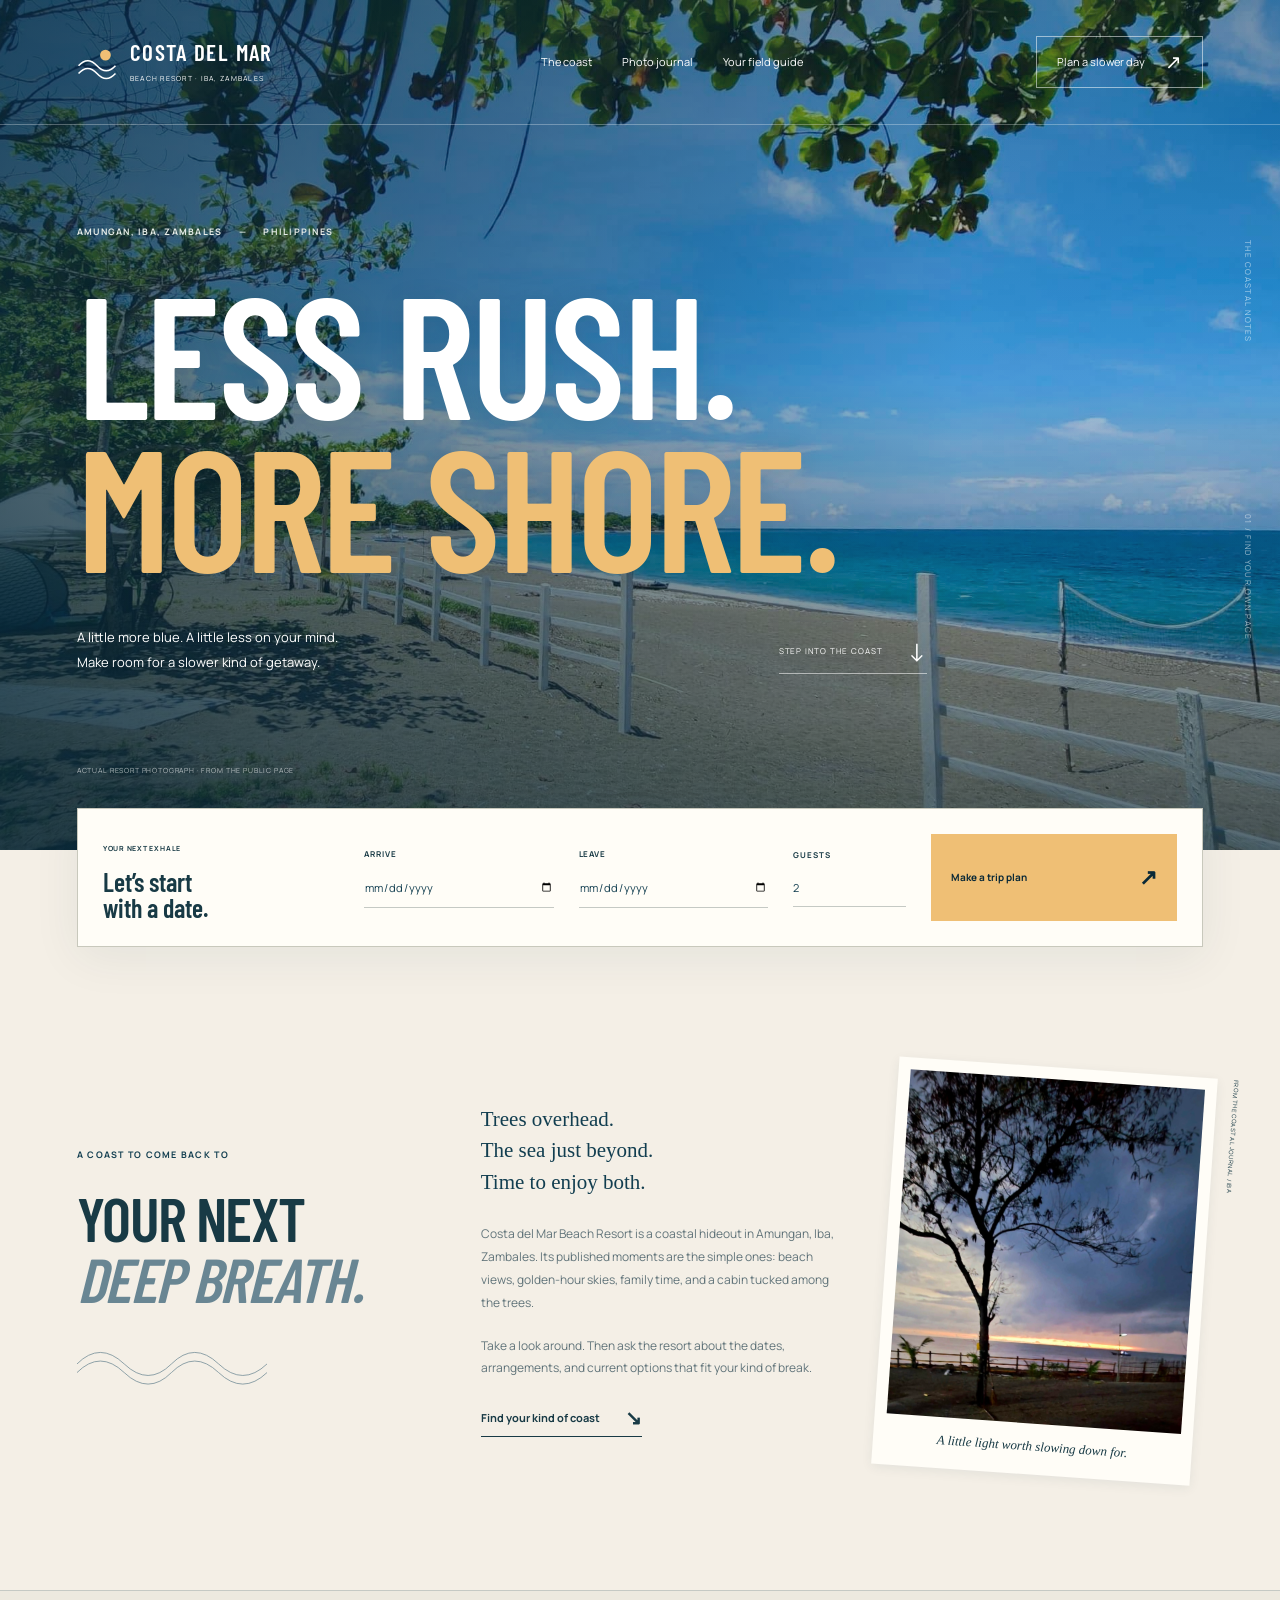
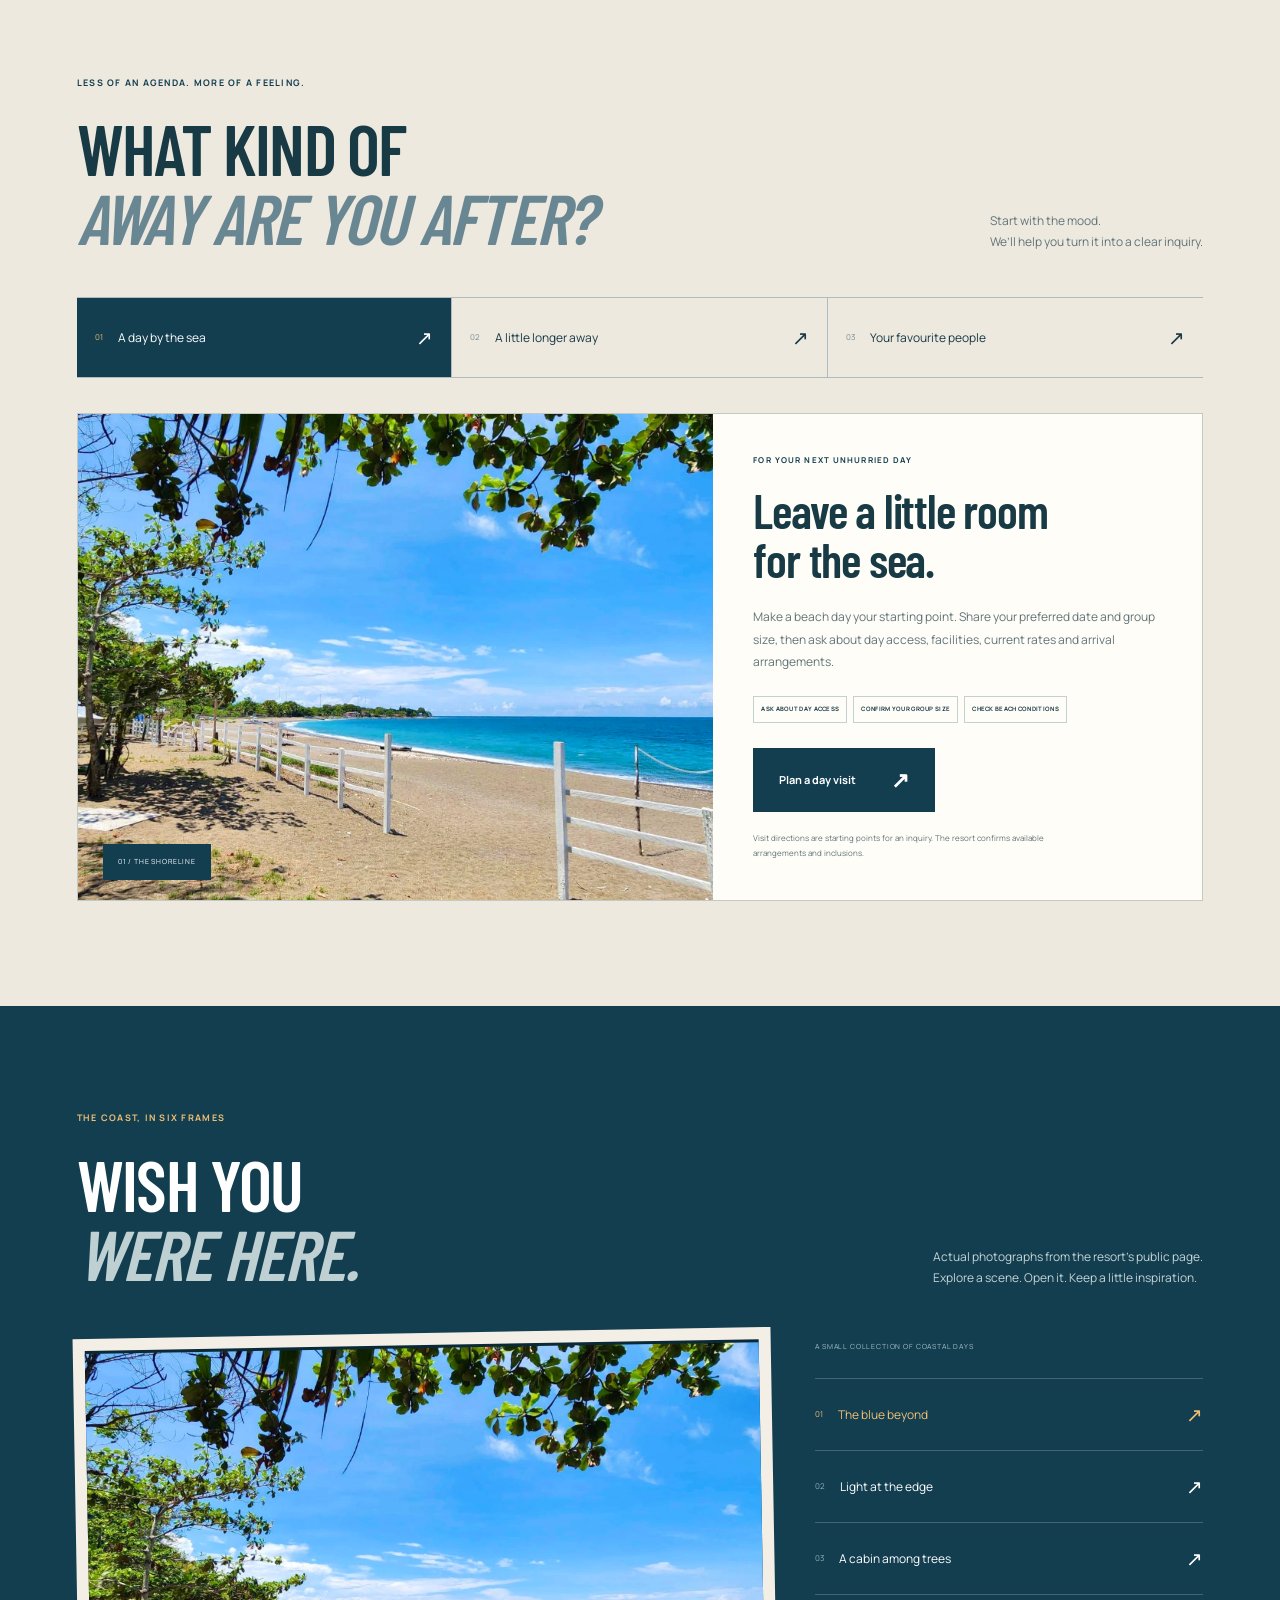
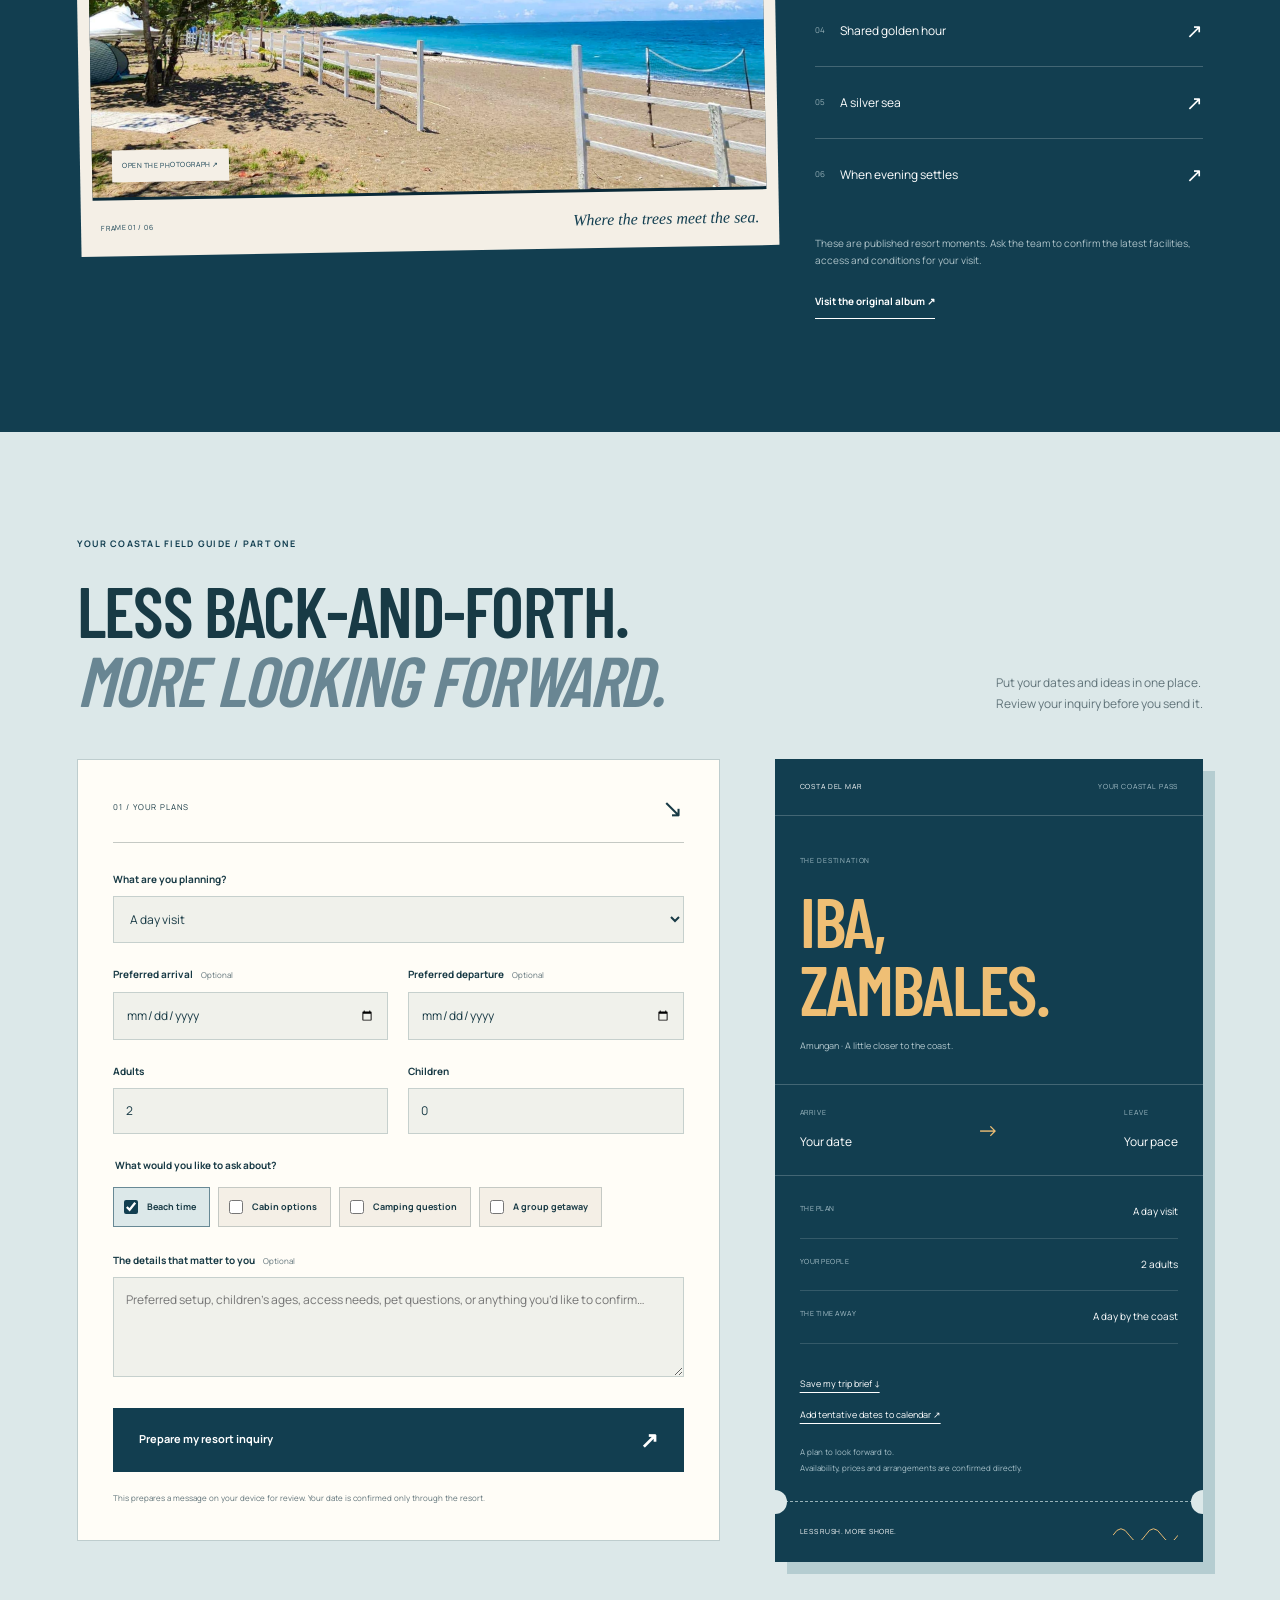
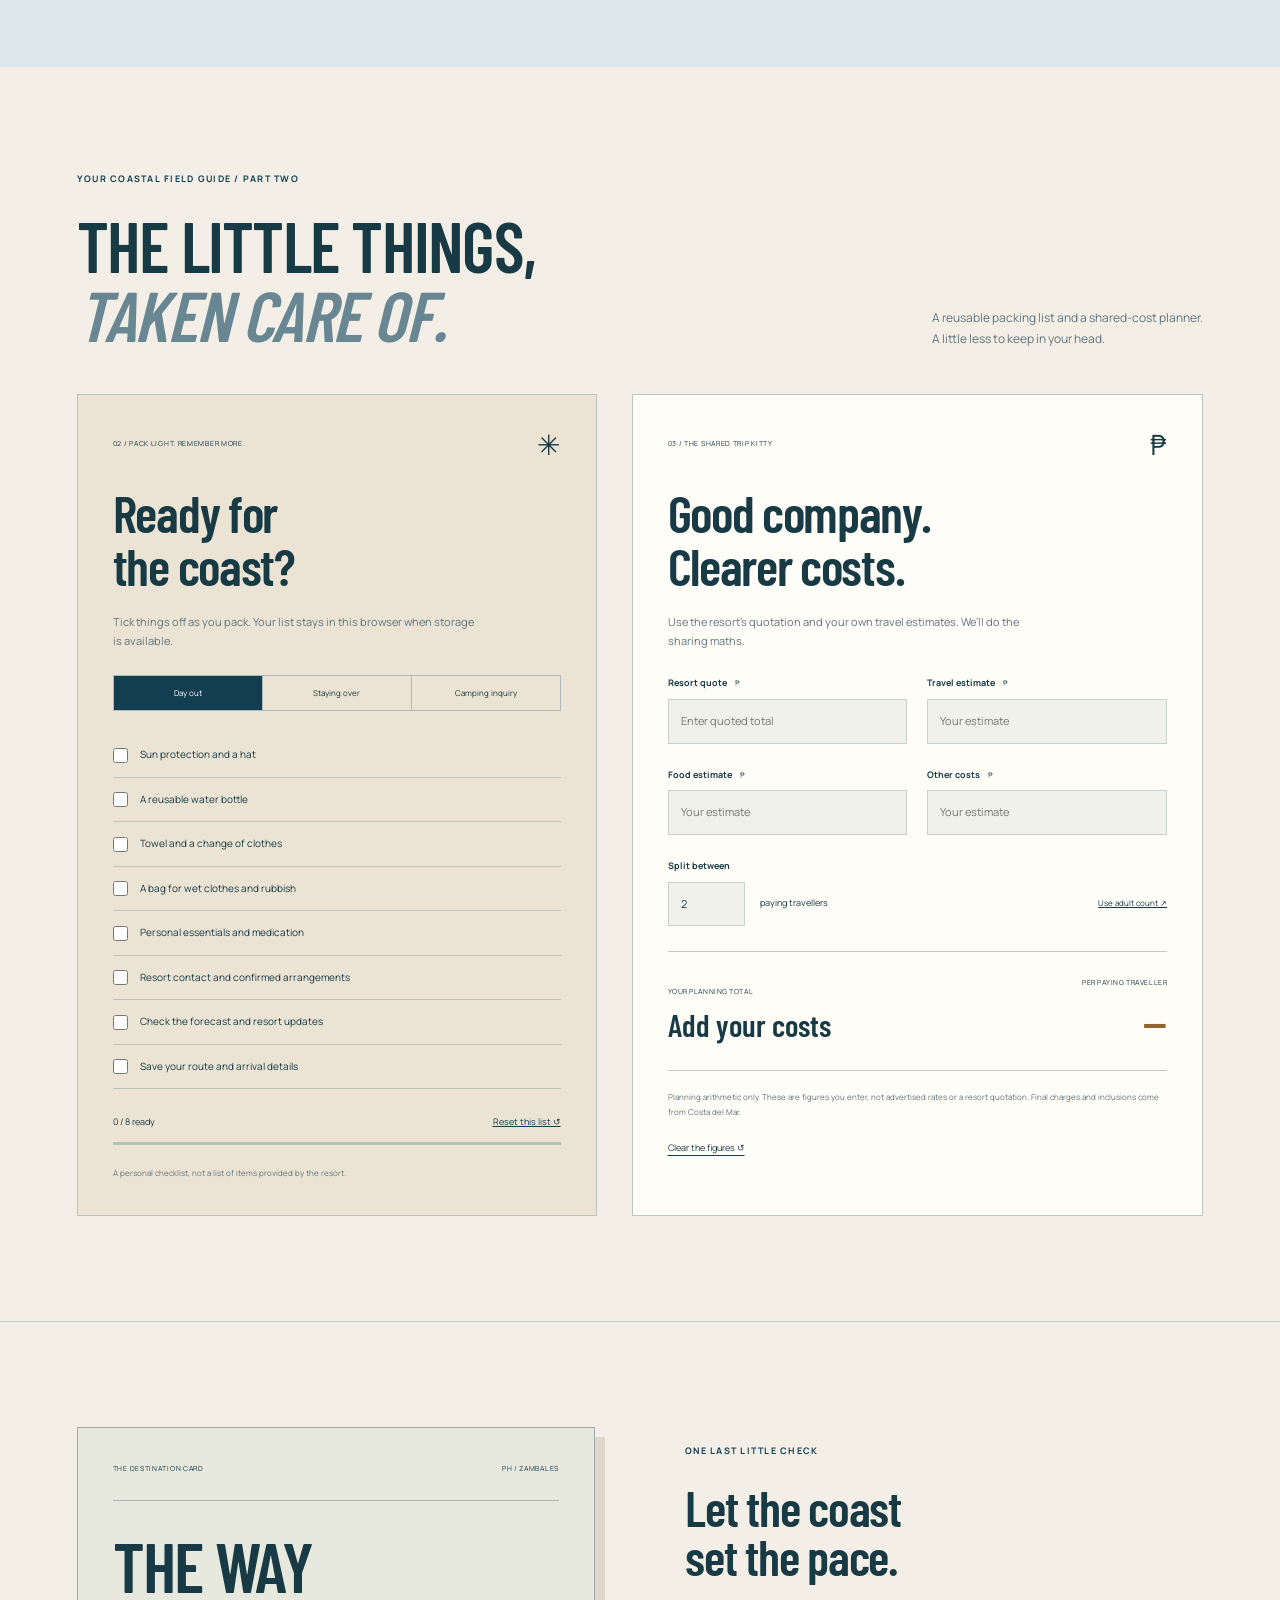
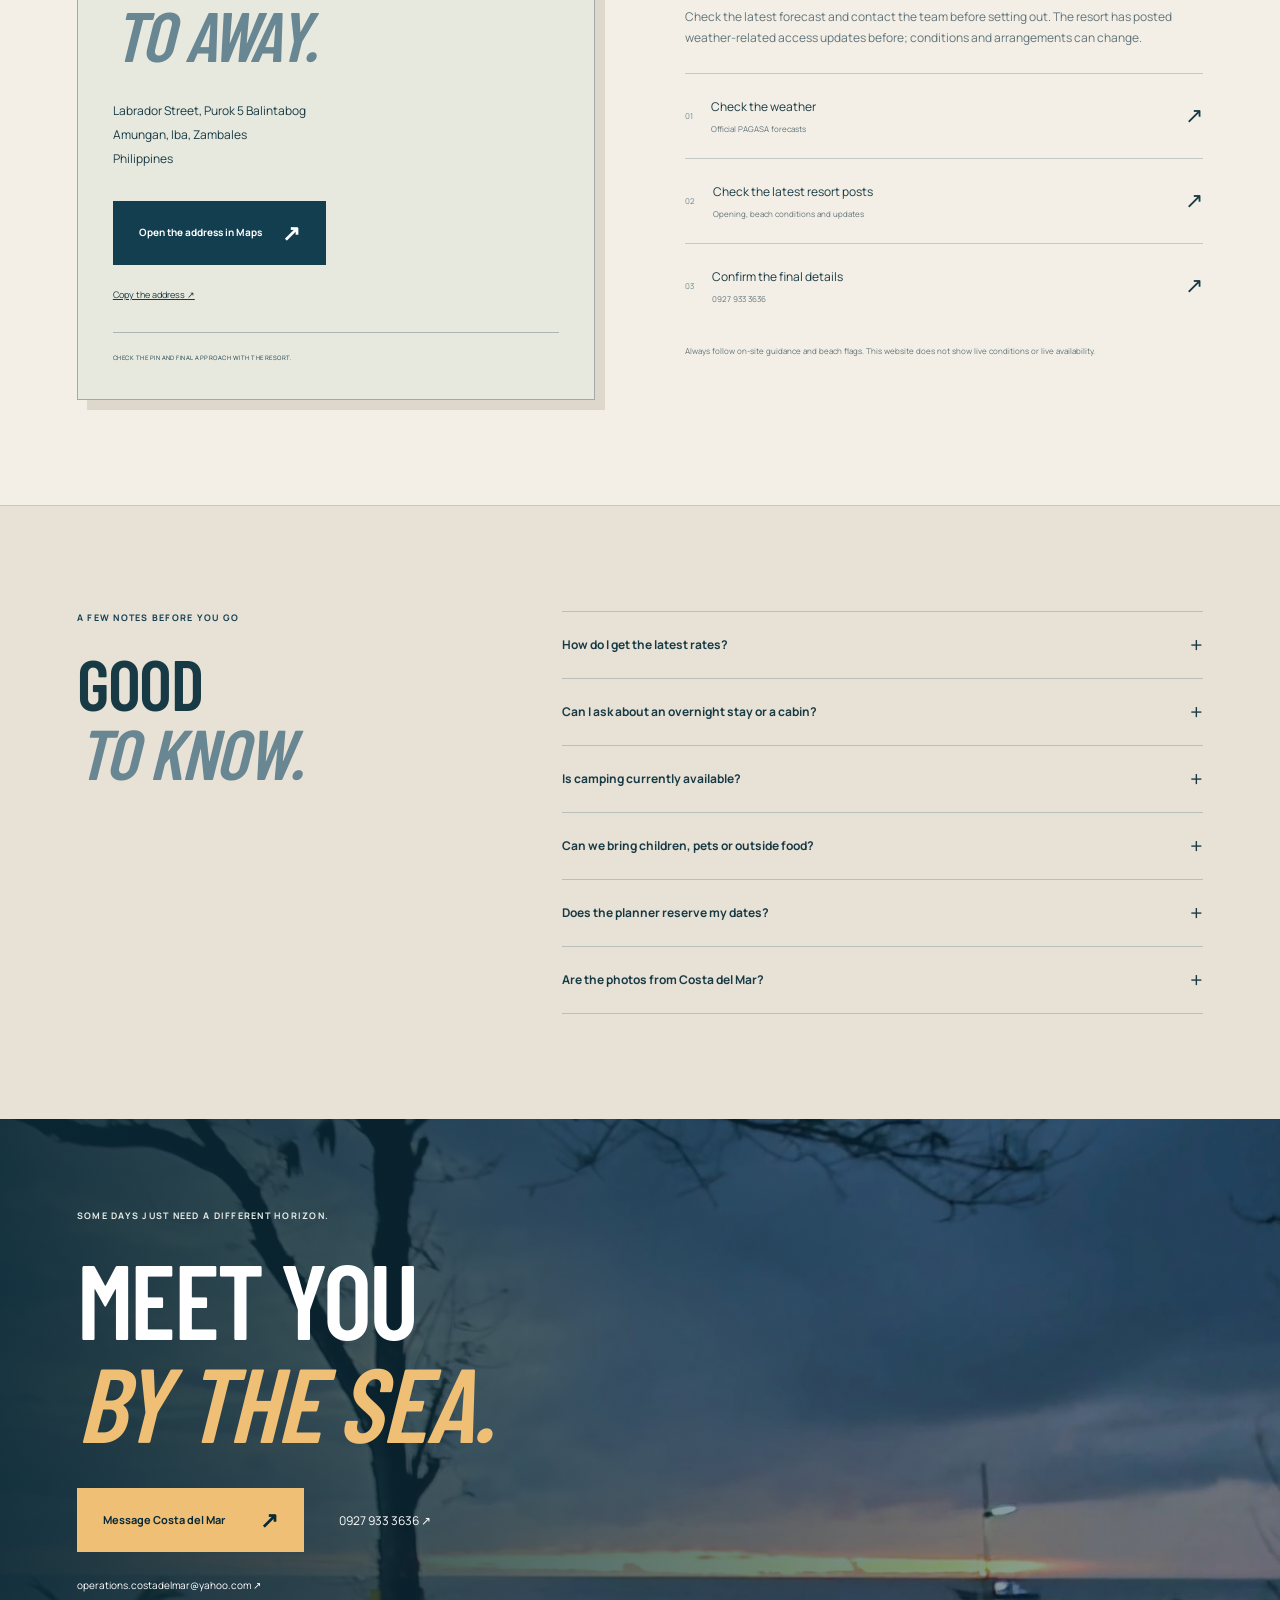
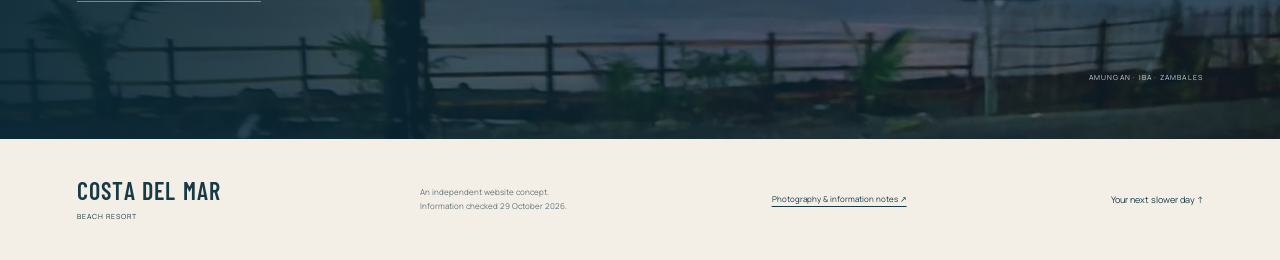
<file: index.html>
<!doctype html><html lang="en"><head><meta charset="utf-8"><meta name="viewport" content="width=device-width,initial-scale=1"><meta name="theme-color" content="#123e50"><meta name="description" content="Find your slower days at Costa del Mar Beach Resort in Amungan, Iba, Zambales. Explore real resort photos, plan your visit, prepare a packing list and ask the team about current rates."><title>Costa del Mar — Less rush. More shore.</title><link rel="icon" href="assets/icon.svg"><link rel="stylesheet" href="assets/fonts.css"><link rel="stylesheet" href="styles.css"><script defer src="app.js"></script></head><body><a class="skip" href="#main">Skip to content</a><header id="header"><a href="#home" class="brand" aria-label="Costa del Mar home"><svg viewBox="0 0 52 38" aria-hidden="true"><circle cx="37" cy="10" r="7"/><path d="M2 24q12-13 24 0t24 0M2 34q12-13 24 0t24 0"/></svg><span>COSTA DEL MAR<small>BEACH RESORT · IBA, ZAMBALES</small></span></a><nav aria-label="Main navigation"><a href="#coast">The coast</a><a href="#journal">Photo journal</a><a href="#field-guide">Your field guide</a></nav><a href="#plan" class="header-cta">Plan a slower day <span>↗</span></a><button id="menu" aria-label="Open navigation" aria-expanded="false" aria-controls="mobile-nav">Menu <span>☰</span></button></header><nav id="mobile-nav" hidden aria-label="Mobile navigation"><a href="#coast">Meet the coast</a><a href="#journal">Open the photo journal</a><a href="#plan">Plan your visit</a><a href="#contact">Contact the resort</a></nav>
<main id="main"><section class="hero" id="home"><img src="assets/coastal-cover.jpg" alt="Costa del Mar’s published cover photograph showing its tree-lined beachfront in Iba" fetchpriority="high" class="hero-photo"><div class="hero-shade"></div><div class="hero-body"><p class="eyebrow light">AMUNGAN, IBA, ZAMBALES <span>—</span> PHILIPPINES</p><h1>LESS RUSH.<br><span>MORE SHORE.</span></h1><div class="hero-bottom"><p>A little more blue. A little less on your mind.<br>Make room for a slower kind of getaway.</p><a href="#coast" class="explore">STEP INTO THE COAST <span>↓</span></a></div></div><div class="hero-note"><span>THE COASTAL NOTES</span><span>01 / FIND YOUR OWN PACE</span></div><div class="photo-credit">ACTUAL RESORT PHOTOGRAPH · FROM THE PUBLIC PAGE</div></section>
<section class="arrival-strip" aria-label="Start your visit plan"><div class="arrival-label"><span>YOUR NEXT EXHALE</span><strong>Let’s start<br>with a date.</strong></div><div><label for="quick-arrive">ARRIVE</label><input id="quick-arrive" type="date" aria-label="Preferred arrival date"></div><div><label for="quick-leave">LEAVE</label><input id="quick-leave" type="date" aria-label="Preferred departure date"></div><div class="quick-guests"><label for="quick-guests">GUESTS</label><input id="quick-guests" type="number" min="1" max="1000" value="2"></div><button id="start-plan" class="button sand">Make a trip plan <span>↗</span></button></section>
<section class="intro section" id="coast"><div class="intro-heading"><p class="eyebrow">A COAST TO COME BACK TO</p><h2>YOUR NEXT<br><em>DEEP BREATH.</em></h2><svg class="wave-drawing" viewBox="0 0 330 55" aria-hidden="true"><path d="M0 30Q40-10 82 30T164 30T246 30T330 30M0 45Q40 5 82 45T164 45T246 45T330 45"/></svg></div><div class="intro-copy"><p class="large-copy">Trees overhead.<br>The sea just beyond.<br>Time to enjoy both.</p><p>Costa del Mar Beach Resort is a coastal hideout in Amungan, Iba, Zambales. Its published moments are the simple ones: beach views, golden-hour skies, family time, and a cabin tucked among the trees.</p><p>Take a look around. Then ask the resort about the dates, arrangements, and current options that fit your kind of break.</p><a href="#ways" class="text-link">Find your kind of coast <span>↘</span></a></div><div class="intro-photo"><img src="assets/sunset-shore.jpg" alt="Tree silhouette and golden horizon in a sunset photograph published by the resort" loading="lazy"><span class="paper-label">A little light worth slowing down for.</span><span class="vertical-label">FROM THE COASTAL JOURNAL / IBA</span></div></section>
<section class="ways section" id="ways"><div class="section-heading"><div><p class="eyebrow">LESS OF AN AGENDA. MORE OF A FEELING.</p><h2>WHAT KIND OF<br><em>AWAY ARE YOU AFTER?</em></h2></div><p>Start with the mood.<br>We’ll help you turn it into a clear inquiry.</p></div><div class="ways-tabs" role="group" aria-label="Choose a visit direction"><button data-way="day" aria-pressed="true" class="active"><span>01</span> A day by the sea <b>↗</b></button><button data-way="overnight" aria-pressed="false"><span>02</span> A little longer away <b>↗</b></button><button data-way="group" aria-pressed="false"><span>03</span> Your favourite people <b>↗</b></button></div><div class="way-scene"><div class="way-photo"><img id="way-image" src="assets/coastal-cover.jpg" alt="Tree-lined beachfront from Costa del Mar’s published photographs" loading="lazy"><span id="way-photo-note">01 / THE SHORELINE</span></div><div class="way-copy"><p class="eyebrow" id="way-kicker">FOR YOUR NEXT UNHURRIED DAY</p><h3 id="way-title">Leave a little room<br>for the sea.</h3><p id="way-description">Make a beach day your starting point. Share your preferred date and group size, then ask about day access, facilities, current rates and arrival arrangements.</p><div class="way-prompts" id="way-prompts"><span>ASK ABOUT DAY ACCESS</span><span>CONFIRM YOUR GROUP SIZE</span><span>CHECK BEACH CONDITIONS</span></div><button id="choose-way" class="button navy">Plan a day visit <span>↗</span></button><small>Visit directions are starting points for an inquiry. The resort confirms available arrangements and inclusions.</small></div></div></section>
<section class="journal section" id="journal"><div class="section-heading"><div><p class="eyebrow">THE COAST, IN SIX FRAMES</p><h2>WISH YOU<br><em>WERE HERE.</em></h2></div><p>Actual photographs from the resort’s public page.<br>Explore a scene. Open it. Keep a little inspiration.</p></div><div class="journal-layout"><div class="journal-frame"><button id="open-scene" aria-label="Open selected journal photograph"><img id="journal-image" src="assets/coastal-cover.jpg" alt="Published beachfront view with shade trees, fence and blue sea" loading="lazy"><span>OPEN THE PHOTOGRAPH ↗</span></button><div class="frame-caption"><span id="journal-number">FRAME 01 / 06</span><span id="journal-caption">Where the trees meet the sea.</span></div></div><aside class="journal-index"><span class="index-label">A SMALL COLLECTION OF COASTAL DAYS</span><button data-scene="0" class="active" aria-pressed="true"><span>01</span> The blue beyond <b>↗</b></button><button data-scene="1" aria-pressed="false"><span>02</span> Light at the edge <b>↗</b></button><button data-scene="2" aria-pressed="false"><span>03</span> A cabin among trees <b>↗</b></button><button data-scene="3" aria-pressed="false"><span>04</span> Shared golden hour <b>↗</b></button><button data-scene="4" aria-pressed="false"><span>05</span> A silver sea <b>↗</b></button><button data-scene="5" aria-pressed="false"><span>06</span> When evening settles <b>↗</b></button><p>These are published resort moments. Ask the team to confirm the latest facilities, access and conditions for your visit.</p><a href="https://www.facebook.com/profile.php?id=100092847786886&sk=photos" target="_blank" rel="noopener" class="text-link">Visit the original album ↗</a></aside></div></section>
<section class="plan section" id="plan"><div class="section-heading"><div><p class="eyebrow">YOUR COASTAL FIELD GUIDE / PART ONE</p><h2>LESS BACK-AND-FORTH.<br><em>MORE LOOKING FORWARD.</em></h2></div><p>Put your dates and ideas in one place.<br>Review your inquiry before you send it.</p></div><div class="plan-layout"><form id="trip-form"><div class="form-head"><span>01 / YOUR PLANS</span><span>↘</span></div><label for="visit-type">What are you planning?</label><select id="visit-type"><option value="day">A day visit</option><option value="overnight">An overnight stay inquiry</option><option value="group">A group gathering inquiry</option><option value="flexible">Still exploring the options</option></select><div class="form-row"><div><label for="arrive">Preferred arrival <small>Optional</small></label><input id="arrive" type="date"></div><div><label for="leave">Preferred departure <small>Optional</small></label><input id="leave" type="date"></div></div><div class="form-row"><div><label for="adults">Adults</label><input id="adults" type="number" min="1" max="1000" value="2" required></div><div><label for="children">Children</label><input id="children" type="number" min="0" max="1000" value="0" required></div></div><fieldset><legend>What would you like to ask about?</legend><div class="interest-options"><label><input type="checkbox" name="interest" value="Beach / day access" checked><span>Beach time</span></label><label><input type="checkbox" name="interest" value="Current cabin / overnight options"><span>Cabin options</span></label><label><input type="checkbox" name="interest" value="Whether camping is currently available"><span>Camping question</span></label><label><input type="checkbox" name="interest" value="Group arrangements and facilities"><span>A group getaway</span></label></div></fieldset><label for="trip-notes">The details that matter to you <small>Optional</small></label><textarea id="trip-notes" maxlength="1500" rows="4" placeholder="Preferred setup, children’s ages, access needs, pet questions, or anything you’d like to confirm…"></textarea><button class="button navy full" type="submit">Prepare my resort inquiry <span>↗</span></button><p class="fine">This prepares a message on your device for review. Your date is confirmed only through the resort.</p></form><aside class="trip-pass"><div class="pass-top"><span>COSTA DEL MAR</span><span>YOUR COASTAL PASS</span></div><div class="pass-destination"><span>THE DESTINATION</span><h3>IBA,<br>ZAMBALES.</h3><p>Amungan · A little closer to the coast.</p></div><div class="pass-dates"><div><span>ARRIVE</span><strong id="summary-arrive">Your date</strong></div><b>→</b><div><span>LEAVE</span><strong id="summary-leave">Your pace</strong></div></div><dl><div><dt>THE PLAN</dt><dd id="summary-type">A day visit</dd></div><div><dt>YOUR PEOPLE</dt><dd id="summary-guests">2 adults</dd></div><div><dt>THE TIME AWAY</dt><dd id="summary-duration">To be decided</dd></div></dl><div class="pass-actions"><button id="download-plan" type="button">Save my trip brief ↓</button><button id="calendar-plan" type="button">Add tentative dates to calendar ↗</button></div><p class="pass-note">A plan to look forward to.<br>Availability, prices and arrangements are confirmed directly.</p><div class="pass-perforation"></div><div class="pass-bottom"><span>LESS RUSH. MORE SHORE.</span><svg viewBox="0 0 100 20" aria-hidden="true"><path d="M0 15q12-20 25 0t25 0t25 0t25 0"/></svg></div></aside></div></section>
<section class="field-guide section" id="field-guide"><div class="section-heading"><div><p class="eyebrow">YOUR COASTAL FIELD GUIDE / PART TWO</p><h2>THE LITTLE THINGS,<br><em>TAKEN CARE OF.</em></h2></div><p>A reusable packing list and a shared-cost planner.<br>A little less to keep in your head.</p></div><div class="tools-grid"><article class="packing"><div class="tool-head"><span>02 / PACK LIGHT. REMEMBER MORE.</span><span class="tool-icon">✳</span></div><h3>Ready for<br>the coast?</h3><p>Tick things off as you pack. Your list stays in this browser when storage is available.</p><div class="pack-tabs" role="group" aria-label="Choose a packing list"><button data-pack="day" aria-pressed="true" class="active">Day out</button><button data-pack="overnight" aria-pressed="false">Staying over</button><button data-pack="camp" aria-pressed="false">Camping inquiry</button></div><div id="packing-items"></div><div class="pack-progress"><span id="pack-count">0 packed</span><button id="reset-pack">Reset this list ↺</button></div><div class="progress-track"><span id="pack-progress-bar"></span></div><small id="pack-note">A personal checklist, not a list of items provided by the resort.</small></article><article class="budget"><div class="tool-head"><span>03 / THE SHARED TRIP KITTY</span><span class="tool-icon">₱</span></div><h3>Good company.<br>Clearer costs.</h3><p>Use the resort’s quotation and your own travel estimates. We’ll do the sharing maths.</p><div class="form-row"><div><label for="cost-resort">Resort quote <small>₱</small></label><input id="cost-resort" type="number" min="0" max="100000000" step="0.01" placeholder="Enter quoted total"></div><div><label for="cost-travel">Travel estimate <small>₱</small></label><input id="cost-travel" type="number" min="0" max="100000000" step="0.01" placeholder="Your estimate"></div></div><div class="form-row"><div><label for="cost-food">Food estimate <small>₱</small></label><input id="cost-food" type="number" min="0" max="100000000" step="0.01" placeholder="Your estimate"></div><div><label for="cost-other">Other costs <small>₱</small></label><input id="cost-other" type="number" min="0" max="100000000" step="0.01" placeholder="Your estimate"></div></div><div class="split-row"><div><label for="split-people">Split between</label><input id="split-people" type="number" min="1" max="1000" value="2"></div><span>paying travellers</span><button id="use-adults">Use adult count ↗</button></div><div class="cost-results" aria-live="polite"><div><span>YOUR PLANNING TOTAL</span><strong id="cost-total">Add your costs</strong></div><div><span>PER PAYING TRAVELLER</span><strong id="cost-share">—</strong></div></div><p class="fine">Planning arithmetic only. These are figures you enter, not advertised rates or a resort quotation. Final charges and inclusions come from Costa del Mar.</p><button id="reset-costs" class="text-button">Clear the figures ↺</button></article></div></section>
<section class="getting-here section" id="getting-here"><div class="address-card"><div class="address-top"><span>THE DESTINATION CARD</span><span>PH / ZAMBALES</span></div><h2>THE WAY<br><em>TO AWAY.</em></h2><address>Labrador Street, Purok 5 Balintabog<br>Amungan, Iba, Zambales<br>Philippines</address><a class="button navy" href="https://www.google.com/maps/search/?api=1&query=Costa+del+Mar+Beach+Resort+Labrador+Street+Purok+5+Balintabog+Amungan+Iba+Zambales" target="_blank" rel="noopener">Open the address in Maps <span>↗</span></a><button id="copy-address">Copy the address ↗</button><div class="address-bottom">CHECK THE PIN AND FINAL APPROACH WITH THE RESORT.</div></div><div class="before-you-go"><p class="eyebrow">ONE LAST LITTLE CHECK</p><h3>Let the coast<br>set the pace.</h3><p>Check the latest forecast and contact the team before setting out. The resort has posted weather-related access updates before; conditions and arrangements can change.</p><a href="https://www.pagasa.dost.gov.ph/" target="_blank" rel="noopener" class="check-link"><span>01</span><div>Check the weather<small>Official PAGASA forecasts</small></div><b>↗</b></a><a href="https://www.facebook.com/profile.php?id=100092847786886" target="_blank" rel="noopener" class="check-link"><span>02</span><div>Check the latest resort posts<small>Opening, beach conditions and updates</small></div><b>↗</b></a><a href="tel:+639279333636" class="check-link"><span>03</span><div>Confirm the final details<small>0927 933 3636</small></div><b>↗</b></a><p class="fine">Always follow on-site guidance and beach flags. This website does not show live conditions or live availability.</p></div></section>
<section class="questions section" id="questions"><div><p class="eyebrow">A FEW NOTES BEFORE YOU GO</p><h2>GOOD<br><em>TO KNOW.</em></h2></div><div class="faq"><details><summary>How do I get the latest rates?<span>+</span></summary><p>Send your dates, visit type, adult and child counts, and preferred arrangements. Ask Costa del Mar for current rates, exact inclusions and an itemized quotation. The calculator uses only figures you enter.</p></details><details><summary>Can I ask about an overnight stay or a cabin?<span>+</span></summary><p>Yes. The resort’s public page shows an A-frame cabin exterior and describes a private hideout. Ask about current overnight options, occupancy, beds, facilities, check-in and check-out times. No room capacity or amenity package is assumed here.</p></details><details><summary>Is camping currently available?<span>+</span></summary><p>The resort’s published cover photograph includes tents. Ask the team whether camping is currently offered, if you can bring your own tent, and what facilities, rules and charges apply. The camping checklist is personal planning guidance.</p></details><details><summary>Can we bring children, pets or outside food?<span>+</span></summary><p>Include children’s ages, pet details and food plans in your inquiry. Ask about the current policies, facilities and any charges before making arrangements.</p></details><details><summary>Does the planner reserve my dates?<span>+</span></summary><p>No. It prepares a message for you to review and send. Confirm availability, final rates, reservation requirements, payment instructions and cancellation or rescheduling terms directly with the resort.</p></details><details><summary>Are the photos from Costa del Mar?<span>+</span></summary><p>Yes, the photographs were published on the resort’s public Facebook page. They show past resort moments, with different publication dates. View original sources in the photo viewer and confirm the latest property details with the team.</p></details></div></section>
<section class="contact" id="contact"><img src="assets/sunset-shore.jpg" alt="Golden horizon and a beachside tree from Costa del Mar’s published photo journal" loading="lazy"><div class="contact-shade"></div><div class="contact-content"><p class="eyebrow light">SOME DAYS JUST NEED A DIFFERENT HORIZON.</p><h2>MEET YOU<br><em>BY THE SEA.</em></h2><div class="contact-actions"><a class="button sand" href="https://www.facebook.com/profile.php?id=100092847786886" target="_blank" rel="noopener">Message Costa del Mar <span>↗</span></a><a href="tel:+639279333636">0927 933 3636 ↗</a></div><a href="mailto:operations.costadelmar@yahoo.com" class="contact-email">operations.costadelmar@yahoo.com ↗</a></div><span class="contact-place">AMUNGAN · IBA · ZAMBALES</span></section></main><footer><a href="#home" class="footer-name">COSTA DEL MAR<small>BEACH RESORT</small></a><p>An independent website concept.<br>Information checked 29 October 2026.</p><button id="source-notes">Photography & information notes ↗</button><a href="#plan">Your next slower day ↑</a></footer><a class="mobile-plan" href="#plan">Plan your coastal getaway <span>↗</span></a><div id="toast" role="status"></div>
<dialog id="photo-dialog" aria-label="Resort photo journal"><button class="close" aria-label="Close photograph">Close ✕</button><img id="large-photo" src="assets/coastal-cover.jpg" alt=""><div class="photo-navigation"><button id="previous-photo" aria-label="Previous photograph">←</button><div><p id="large-caption"></p><a id="original-photo" target="_blank" rel="noopener">View original Facebook photo ↗</a></div><button id="next-photo" aria-label="Next photograph">→</button></div></dialog><dialog id="inquiry-dialog" aria-labelledby="inquiry-heading"><button class="close">Close ✕</button><p class="eyebrow">YOUR NEXT SLOWER DAY</p><h2 id="inquiry-heading">A PLAN TO<br><em>LOOK FORWARD TO.</em></h2><p>Review your message, then copy it or open your email app. Nothing is sent automatically.</p><textarea id="inquiry-text" rows="12" aria-label="Prepared resort inquiry"></textarea><div class="inquiry-actions"><button id="copy-inquiry" class="button navy">Copy inquiry ↗</button><a href="https://www.facebook.com/profile.php?id=100092847786886" target="_blank" rel="noopener" class="button outline">Open Facebook ↗</a></div><div class="inquiry-links"><a id="email-inquiry" href="mailto:operations.costadelmar@yahoo.com">Use email ↗</a><button id="save-inquiry">Save as text ↓</button></div><p id="copy-status" role="status"></p></dialog><dialog id="source-dialog" aria-labelledby="source-heading"><button class="close">Close ✕</button><p class="eyebrow">THE PHOTOGRAPHS & THE DETAILS</p><h2 id="source-heading">FROM THE<br><em>REAL COAST.</em></h2><p>All resort photographs were published on Costa del Mar Beach Resort’s public Facebook page, profile 100092847786886. They represent past published moments; publication does not establish current availability, ownership of every pictured item, or a guaranteed package.</p><p>The official page verifies the Amungan, Iba address, 0927 933 3636 and operations.costadelmar@yahoo.com. Current rates, room capacity, amenities, check-in times and visitor policies must be confirmed directly. No live weather, sea-condition or availability data is displayed.</p><p>This is an independent website concept, with no claim of business endorsement. Checklists are stored locally when available. Inquiries are prepared on your device and sent only by you. The planning calculator uses your own figures. Source links, research and editing notes are included in the ZIP.</p></dialog></body></html>
</file>
<file: assets/fonts.css>
@font-face {
  font-family: 'Barlow Condensed';
  font-style: normal;
  font-weight: 600;
  font-display: swap;
  src: url(fonts/display-0.ttf) format('truetype');
}
@font-face {
  font-family: 'Barlow Condensed';
  font-style: normal;
  font-weight: 700;
  font-display: swap;
  src: url(fonts/display-1.ttf) format('truetype');
}

@font-face{font-family:Manrope;src:url(fonts/body.ttf) format('truetype');font-weight:400;font-display:swap}@font-face{font-family:Manrope;src:url(fonts/body-bold.ttf) format('truetype');font-weight:600 900;font-display:swap}
</file>
<file: styles.css>
:root{--navy:#123e50;--deep:#0a2937;--paper:#f4efe6;--white:#fffdf7;--sky:#dce8e9;--sand:#efbf75;--line:#c5c9c4;--ink:#183a45;--muted:#61747a}*{box-sizing:border-box}html{scroll-behavior:smooth;scroll-padding-top:35px}body{margin:0;background:var(--paper);color:var(--ink);font:14px/1.75 Manrope,Arial,sans-serif}h1,h2,h3,p,figure{margin:0}h1,h2,h3{font-family:'Barlow Condensed','Arial Narrow',sans-serif;line-height:.98;font-weight:600;letter-spacing:-.025em}h2{font-size:clamp(46px,5.5vw,78px)}h2 em{font:inherit;font-style:italic;color:#698693}h3{font-size:48px}p{color:var(--muted)}a{color:inherit;text-decoration:none}button,input,select,textarea{font:inherit;color:inherit}button{cursor:pointer;border:0;background:none}button,a{-webkit-tap-highlight-color:transparent}input,select,textarea{min-width:0}img{max-width:100%;display:block}[hidden]{display:none!important}a:focus-visible,button:focus-visible,input:focus-visible,select:focus-visible,textarea:focus-visible{outline:3px solid #c97a31;outline-offset:5px}.skip{position:fixed;top:-80px;left:15px;background:white;padding:15px;z-index:100}.skip:focus{top:15px}.eyebrow{font:700 9px/1.5 Manrope,sans-serif;letter-spacing:.14em;color:var(--navy);margin-bottom:25px}.eyebrow.light{color:#e6ece8}.eyebrow span{margin:0 13px}.section{padding:105px 6%}.section-heading{display:flex;align-items:flex-end;justify-content:space-between;gap:35px;margin-bottom:45px}.section-heading>p{font-size:12px;max-width:330px}.button{display:inline-flex;align-items:center;justify-content:space-between;gap:35px;font-size:11px;font-weight:700;padding:20px 25px;border:1px solid var(--navy);line-height:1.5;transition:transform .2s,background .2s}.button>span{font-size:22px;line-height:1}.button:hover{transform:translateY(-3px)}.button.sand{background:var(--sand);color:var(--deep);border-color:var(--sand)}.button.navy{background:var(--navy);color:#fff}.button.navy:hover{background:#225a70}.button.outline{background:transparent;color:var(--navy)}.button.full{width:100%}.text-link{display:inline-flex;justify-content:space-between;gap:25px;padding:8px 0;font-size:11px;font-weight:700;border-bottom:1px solid currentColor}.text-link span{font-size:20px;line-height:1}header{position:absolute;top:0;left:0;right:0;z-index:10;height:125px;display:flex;align-items:center;justify-content:space-between;padding:0 6%;gap:30px;color:#fff;border-bottom:1px solid #ffffff4a}.brand{display:flex;align-items:center;gap:13px;min-width:230px}.brand svg{width:40px;height:36px;overflow:visible}.brand circle{fill:var(--sand)}.brand path{fill:none;stroke:currentColor;stroke-width:2}.brand>span{font:600 23px/.9 'Barlow Condensed',sans-serif;letter-spacing:.06em}.brand small{display:block;font:7px/1 Manrope,sans-serif;letter-spacing:.18em;margin-top:12px}.brand>span{white-space:nowrap}header nav{display:flex;gap:30px;font-size:11px}header nav a{padding:8px 0;border-bottom:1px solid transparent}header nav a:hover{border-color:#fff}.header-cta{font-size:11px;display:flex;align-items:center;gap:20px;border:1px solid #ffffff85;padding:15px 20px}.header-cta span{font-size:20px;line-height:1}#menu{display:none;color:inherit}#mobile-nav{position:absolute;top:93px;left:0;right:0;background:var(--deep);color:white;z-index:15;padding:25px 6%;border-bottom:1px solid var(--sand)}#mobile-nav>a{display:block;padding:13px 0;border-bottom:1px solid #ffffff24;font-size:12px}.hero{height:850px;position:relative;color:white;overflow:hidden;background:var(--navy)}.hero-photo{position:absolute;inset:0;width:100%;height:100%;object-fit:cover;object-position:50% 55%}.hero-shade{position:absolute;inset:0;background:linear-gradient(90deg,#092b3cba 0%,#12334035 75%),linear-gradient(0deg,#0923319e 0%,transparent 55%,#092b3c50 100%)}.hero-body{position:relative;padding:225px 6% 0;z-index:1}.hero h1{font-size:clamp(100px,13.6vw,188px);line-height:.88;letter-spacing:-.02em;font-weight:600;text-shadow:0 2px 25px #12334022}.hero h1>span{color:var(--sand)}.hero .eyebrow{margin-bottom:35px;font-size:9px}.hero-bottom{margin-top:45px;display:flex;align-items:flex-end;justify-content:space-between;gap:30px;max-width:850px}.hero-bottom p{font-size:13px;color:#fff;line-height:1.9}.explore{display:flex;align-items:center;gap:25px;border-bottom:1px solid #fff8;padding:10px 0;font-size:8px;letter-spacing:.12em}.explore span{font-size:25px;line-height:1}.hero-note{position:absolute;right:25px;top:240px;bottom:210px;writing-mode:vertical-rl;display:flex;justify-content:space-between;gap:30px;font-size:8px;letter-spacing:.16em;color:#fff9}.photo-credit{position:absolute;left:6%;bottom:73px;color:#ffffffa3;font-size:7px;letter-spacing:.12em}.arrival-strip{position:relative;margin:-42px 6% 0;z-index:3;display:grid;grid-template-columns:1.25fr 1fr 1fr .6fr 1.3fr;align-items:center;background:var(--white);box-shadow:0 10px 45px #153b4612;border:1px solid #c8c8bc;padding:25px;gap:25px}.arrival-label>span{font-size:7px;letter-spacing:.11em;font-weight:700}.arrival-label strong{font:600 26px/1 'Barlow Condensed',sans-serif;display:block;margin-top:10px}.arrival-strip label{display:block;font-size:8px;letter-spacing:.12em;font-weight:700;margin-bottom:8px}.arrival-strip input{padding:10px 0;border:0;border-bottom:1px solid var(--line);font-size:11px;background:transparent;width:100%;margin:0;color:var(--navy)}.arrival-strip>.button{font-size:10px;padding:19px;gap:15px;align-self:stretch;align-items:center}.intro{display:grid;grid-template-columns:1fr 1fr .9fr;gap:50px;align-items:center;padding-top:120px;padding-bottom:115px}.intro h2{font-size:62px}.intro h2 em{color:#698693}.wave-drawing{height:45px;width:190px;margin-top:32px;fill:none;stroke:#77909a;stroke-width:1.4}.intro-copy p{font-size:12px;margin-bottom:20px;line-height:1.9}.intro-copy .large-copy{font:400 21px/1.5 Georgia,serif;color:var(--navy);margin-bottom:25px}.intro-photo{position:relative;padding:12px;background:var(--white);box-shadow:0 3px 12px #12334012;transform:rotate(4deg)}.intro-photo img{width:100%;height:345px;object-fit:cover;object-position:center 70%}.paper-label{font:italic 13px Georgia;display:block;text-align:center;padding:15px 0 8px}.vertical-label{position:absolute;right:-24px;top:0;writing-mode:vertical-rl;font-size:6px;letter-spacing:.1em}.ways{border-top:1px solid var(--line);padding-top:85px;background:#ede9df}.ways-tabs{display:grid;grid-template-columns:repeat(3,1fr);border-block:1px solid #aebbc0;margin-bottom:35px}.ways-tabs button{display:flex;align-items:center;gap:15px;font-size:12px;padding:22px 18px;text-align:left;border-right:1px solid #aebbc0}.ways-tabs button:last-child{border-right:0}.ways-tabs button span{font-size:8px;color:#758a90}.ways-tabs button b{margin-left:auto;font-size:20px;font-weight:400}.ways-tabs button.active{background:var(--navy);color:#fff}.ways-tabs button.active span{color:var(--sand)}.way-scene{display:grid;grid-template-columns:1.3fr 1fr;min-height:470px;background:var(--white);border:1px solid var(--line)}.way-photo{position:relative;overflow:hidden}.way-photo img{width:100%;height:100%;position:absolute;inset:0;object-fit:cover;object-position:center 55%}.way-photo>span{position:absolute;left:25px;bottom:20px;font-size:7px;letter-spacing:.12em;color:white;background:var(--navy);padding:12px 15px}.way-copy{padding:40px}.way-copy .eyebrow{font-size:8px;margin-bottom:20px}.way-copy h3{font-size:48px;line-height:1.02;margin-bottom:22px}.way-copy>p:not(.eyebrow){font-size:12px;line-height:1.9}.way-prompts{display:flex;flex-wrap:wrap;gap:6px;margin:22px 0 25px}.way-prompts span{font-size:6px;letter-spacing:.05em;font-weight:700;border:1px solid #c5d1d1;padding:7px}.way-copy small{display:block;font-size:8px;color:var(--muted);line-height:1.9;max-width:330px;margin-top:18px}.journal{background:var(--navy);color:white}.journal .eyebrow{color:var(--sand)}.journal h2 em{color:#bfd0d3}.journal .section-heading>p{color:#c6d4d5}.journal-layout{display:grid;grid-template-columns:1.8fr 1fr;gap:40px}.journal-frame{background:var(--paper);padding:12px 12px 0;color:var(--navy);align-self:start;transform:rotate(-1deg)}.journal-frame>button{display:block;width:100%;position:relative;padding:0;background:var(--deep)}.journal-frame img{width:100%;height:450px;object-fit:contain}.journal-frame button>span{position:absolute;bottom:18px;left:20px;padding:10px;background:var(--paper);color:var(--navy);font-size:7px;letter-spacing:.08em}.frame-caption{display:flex;align-items:center;justify-content:space-between;gap:15px;padding:19px 8px}.frame-caption>span:first-child{font-size:7px;letter-spacing:.1em}.frame-caption>span:last-child{font:italic 16px Georgia,serif}.journal-index{padding:8px 0}.index-label{font-size:7px;letter-spacing:.12em;color:#a6bdc3;display:block;margin-bottom:25px}.journal-index>button{width:100%;border-top:1px solid #ffffff35;display:flex;gap:15px;align-items:center;text-align:left;padding:18px 0;color:white;font-size:12px}.journal-index>button>span{font-size:8px;color:#97b0b8}.journal-index>button b{font-size:20px;font-weight:400;margin-left:auto}.journal-index>button.active{color:var(--sand)}.journal-index>button.active>span{color:var(--sand)}.journal-index>p{font-size:10px;color:#adc2c8;margin:25px 0 15px}.journal-index .text-link{font-size:10px}.plan{background:var(--sky)}.plan-layout{display:grid;grid-template-columns:1.5fr 1fr;gap:55px;align-items:start}#trip-form{background:var(--white);padding:35px;border:1px solid #becdce}.form-head{display:flex;justify-content:space-between;align-items:center;border-bottom:1px solid var(--line);padding-bottom:22px;margin-bottom:28px;font-size:8px;letter-spacing:.12em}.form-head>span:last-child{font-size:25px;line-height:1}label{display:block;font-size:10px;font-weight:700;margin-bottom:8px}label>small{font-size:8px;font-weight:400;color:var(--muted);margin-left:6px}input,select,textarea{width:100%;padding:13px 12px;background:#f0f1eb;border:1px solid #c6d0cd;border-radius:0;font-size:12px;line-height:1.5;color:var(--ink);margin-bottom:23px}input:focus,textarea:focus,select:focus{border-color:var(--navy)}textarea{resize:vertical}.form-row{display:grid;grid-template-columns:1fr 1fr;gap:20px}fieldset{margin:0 0 25px;padding:0;border:0;min-width:0}legend{font-size:10px;font-weight:700;margin-bottom:12px}.interest-options{display:flex;flex-wrap:wrap;gap:8px}.interest-options label{position:relative;margin:0;cursor:pointer}.interest-options input{width:14px;height:14px;position:absolute;top:50%;left:11px;transform:translateY(-50%);margin:0;accent-color:var(--navy)}.interest-options span{display:block;font-size:9px;padding:11px 13px 11px 33px;border:1px solid var(--line);background:var(--paper)}.interest-options label:has(:checked) span{background:#dce8e9;border-color:#688995}.fine{font-size:8px;line-height:1.9}#trip-form>.fine{margin-top:18px}.trip-pass{background:var(--navy);color:white;position:relative;overflow:hidden;box-shadow:12px 12px 0 #b5cdd1}.pass-top{display:flex;justify-content:space-between;gap:15px;padding:22px 25px;font-size:7px;letter-spacing:.12em;border-bottom:1px solid #ffffff35}.pass-top>span:last-child{color:#a4bec7}.pass-destination{padding:30px 25px}.pass-destination>span{font-size:7px;letter-spacing:.12em;color:#9cb8c1}.pass-destination h3{font-size:70px;color:var(--sand);margin:15px 0}.pass-destination p{color:#b4c8ce;font-size:9px}.pass-dates{display:flex;justify-content:space-between;align-items:center;gap:20px;padding:22px 25px;border-block:1px solid #ffffff35}.pass-dates span{display:block;font-size:7px;letter-spacing:.12em;color:#9cb8c1;margin-bottom:10px}.pass-dates strong{font-size:12px;font-weight:400}.pass-dates>b{font-size:22px;font-weight:400;color:var(--sand)}.trip-pass dl{margin:0;padding:10px 25px}.trip-pass dl>div{display:flex;justify-content:space-between;gap:30px;border-bottom:1px solid #ffffff25;padding:17px 0}.trip-pass dt{font-size:7px;letter-spacing:.07em;white-space:nowrap;color:#a7c0c9}.trip-pass dd{font-size:10px;margin:0;text-align:right}.pass-actions{padding:22px 25px;display:grid;gap:15px}.pass-actions button{padding:0;text-align:left;text-decoration:underline;text-underline-offset:5px;color:#fff;font-size:9px}.pass-note{padding:0 25px 25px;color:#a7c0c9;font-size:8px;line-height:2}.pass-perforation{height:1px;border-top:1px dashed #97b1b8;position:relative}.pass-perforation:before,.pass-perforation:after{content:'';position:absolute;top:-12px;width:24px;height:24px;border-radius:50%;background:var(--sky)}.pass-perforation:before{left:-12px}.pass-perforation:after{right:-12px}.pass-bottom{display:flex;justify-content:space-between;align-items:center;gap:20px;padding:22px 25px;font-size:7px;letter-spacing:.1em}.pass-bottom svg{width:65px;height:16px;fill:none;stroke:var(--sand);stroke-width:1.5}.field-guide{border-bottom:1px solid var(--line)}.tools-grid{display:grid;grid-template-columns:1fr 1.1fr;gap:35px}.tools-grid>article{padding:35px;border:1px solid #bdc5c1}.packing{background:#ebe4d4}.budget{background:var(--white)}.tool-head{display:flex;align-items:center;justify-content:space-between;font-size:7px;letter-spacing:.1em;margin-bottom:28px}.tool-icon{font-size:28px;line-height:1}.tools-grid h3{font-size:52px;line-height:1.02;margin-bottom:20px}.tools-grid>article>p:not(.fine){font-size:11px;max-width:370px;margin-bottom:25px}.pack-tabs{display:flex;border:1px solid #aebcb9;margin-bottom:22px}.pack-tabs button{padding:10px 12px;font-size:8px;flex:1;border-right:1px solid #aebcb9;white-space:nowrap}.pack-tabs button:last-child{border:0}.pack-tabs button.active{background:var(--navy);color:white}.pack-item{display:flex;align-items:center;gap:12px;padding:13px 0;border-bottom:1px solid #bec4b8;font-size:10px;font-weight:400;cursor:pointer;margin:0}.pack-item input{width:15px;height:15px;margin:0;accent-color:var(--navy);flex:none}.pack-item input:checked+span{text-decoration:line-through;color:#75837d}.pack-progress{display:flex;justify-content:space-between;align-items:center;margin:25px 0 12px;font-size:9px}.pack-progress button{font-size:9px;padding:0;text-decoration:underline}.progress-track{height:3px;background:#b7c2b7}.progress-track>span{height:100%;display:block;background:var(--navy);width:0;transition:width .25s}.packing>small{display:block;font-size:8px;color:var(--muted);margin-top:20px;line-height:1.9}.budget label{font-size:9px}.budget input{font-size:11px}.split-row{display:flex;align-items:center;gap:15px}.split-row>div{max-width:95px}.split-row input{margin:0}.split-row>span{font-size:9px;padding-top:22px}.split-row>button{margin-left:auto;font-size:8px;padding:22px 0 0;text-decoration:underline}.cost-results{padding:25px 0;border-block:1px solid var(--line);margin-top:25px;display:flex;align-items:flex-end;justify-content:space-between;gap:25px}.cost-results>div>span{display:block;font-size:7px;letter-spacing:.08em;margin-bottom:10px}.cost-results strong{font:600 31px/1.1 'Barlow Condensed',sans-serif}.cost-results>div:last-child{text-align:right}.cost-results>div:last-child strong{color:#94642f;font-size:40px}.budget>.fine{margin:18px 0 15px}.text-button{padding:0;font-size:9px;text-decoration:underline;text-underline-offset:4px}.getting-here{display:grid;grid-template-columns:1fr 1fr;gap:90px;align-items:center}.address-card{border:1px solid #9faaa9;background:#e7e9de;padding:35px;position:relative;box-shadow:10px 10px 0 #ddd8cb}.address-top{display:flex;justify-content:space-between;font-size:7px;letter-spacing:.1em;padding-bottom:25px;border-bottom:1px solid #aab6af;margin-bottom:30px}.address-card h2{font-size:70px}.address-card address{font-size:12px;line-height:2;font-style:normal;margin:30px 0}.address-card>.button{font-size:10px;gap:20px;max-width:100%}.address-card>button{display:block;font-size:9px;padding:0;margin:22px 0;text-decoration:underline}.address-bottom{border-top:1px solid #aab6af;padding-top:20px;margin-top:30px;font-size:6px;letter-spacing:.08em}.before-you-go h3{font-size:50px;margin-bottom:25px}.before-you-go>p:not(.eyebrow){font-size:12px;margin-bottom:25px}.check-link{display:flex;gap:18px;align-items:center;border-top:1px solid var(--line);padding:22px 0}.check-link>span{font-size:8px;color:#6c8690}.check-link>div{font-size:12px}.check-link small{display:block;font-size:8px;color:var(--muted);margin-top:5px}.check-link>b{font-size:22px;margin-left:auto;font-weight:400}.before-you-go>.fine{font-size:8px!important;margin-top:15px}.questions{display:grid;grid-template-columns:.8fr 1.3fr;gap:90px;background:#e8e2d6;border-top:1px solid var(--line)}details{padding:22px 0;border-bottom:1px solid #b7c0bd}details:first-child{border-top:1px solid #b7c0bd}summary{display:flex;align-items:center;justify-content:space-between;gap:20px;list-style:none;cursor:pointer;font-size:12px;font-weight:700}summary::-webkit-details-marker{display:none}summary>span{font-size:22px;font-weight:400;line-height:1}details[open] summary>span{transform:rotate(45deg)}details p{font-size:11px;margin:20px 35px 0 0;line-height:1.9}.contact{position:relative;overflow:hidden;min-height:620px;color:white;background:var(--deep)}.contact>img{position:absolute;inset:0;width:100%;height:100%;object-fit:cover;object-position:center 78%}.contact-shade{position:absolute;inset:0;background:linear-gradient(90deg,#0a2937ec,#123e5060)}.contact-content{position:relative;z-index:1;padding:90px 6%}.contact h2{font-size:105px}.contact h2 em{color:var(--sand)}.contact-actions{display:flex;align-items:center;gap:35px;margin-top:35px;font-size:12px}.contact-email{display:inline-block;font-size:10px;margin-top:25px;border-bottom:1px solid #ffffff66;padding-bottom:6px}.contact-place{position:absolute;right:6%;bottom:55px;font-size:7px;letter-spacing:.17em;color:#c6d6d9}footer{display:flex;align-items:center;justify-content:space-between;padding:40px 6%;gap:30px;font-size:9px}.footer-name{font:600 24px/1 'Barlow Condensed',sans-serif;letter-spacing:.05em}.footer-name>small{display:block;font:7px/1 Manrope,sans-serif;letter-spacing:.15em;margin-top:10px}footer p{font-size:8px;line-height:1.8}footer button{font-size:8px;text-decoration:underline;text-underline-offset:4px}.mobile-plan{display:none}#toast{position:fixed;bottom:25px;left:50%;transform:translate(-50%,20px);background:var(--navy);color:white;padding:15px 22px;z-index:30;box-shadow:0 5px 25px #123e5040;opacity:0;pointer-events:none;transition:.2s;max-width:90vw;text-align:center;font-size:11px}#toast.visible{opacity:1;transform:translate(-50%,0)}dialog{width:min(700px,94vw);max-height:92vh;overflow:auto;background:var(--paper);color:var(--ink);border:0;padding:40px;box-shadow:0 20px 80px #0004}dialog::backdrop{background:#092b3de3;backdrop-filter:blur(5px)}dialog .close{display:block;margin:0 0 25px auto;font-size:10px;text-decoration:underline}dialog h2{font-size:55px;margin-bottom:25px}dialog p{font-size:11px;line-height:1.9;margin-bottom:20px}dialog .eyebrow{font-size:8px;margin-bottom:20px}#photo-dialog{width:min(1000px,96vw);padding:20px;background:var(--white)}#large-photo{width:100%;height:min(67vh,700px);object-fit:contain;background:var(--deep)}.photo-navigation{display:flex;justify-content:space-between;align-items:center;gap:20px;padding:20px 5px 5px}.photo-navigation>button{font-size:28px;min-width:40px}.photo-navigation>div{text-align:center}.photo-navigation p{margin:0 0 5px;font-size:13px;font-weight:700;color:var(--navy)}.photo-navigation a{font-size:8px;text-decoration:underline}#inquiry-text{background:var(--white);font-size:11px}.inquiry-actions{display:flex;gap:15px}.inquiry-actions>*{flex:1;justify-content:center;padding:16px}.inquiry-links{display:flex;justify-content:center;gap:25px;padding:22px 0;font-size:10px}.inquiry-links>*{text-decoration:underline}.inquiry-links>button{font-size:10px}#copy-status{font-size:9px;text-align:center;margin:0}
@media(min-width:1550px){.section{padding-left:max(6%,calc((100vw - 1360px)/2));padding-right:max(6%,calc((100vw - 1360px)/2))}.hero-body{padding-left:max(6%,calc((100vw - 1360px)/2))}.hero h1{font-size:188px}.hero{height:900px}}
@media(max-width:1050px){header{padding:0 5%;gap:20px}header nav{gap:18px;font-size:10px}.brand{min-width:200px}.brand>span{font-size:21px}.header-cta{padding:13px;font-size:9px;gap:15px}.hero h1{font-size:140px}.arrival-strip{margin-left:5%;margin-right:5%;gap:17px;padding:22px;grid-template-columns:1fr 1fr 1fr .5fr 1fr}.arrival-strip .button{padding:16px 12px;font-size:9px;gap:10px}.section{padding-left:5%;padding-right:5%}.intro{gap:30px;grid-template-columns:1fr 1fr .8fr}.intro h2{font-size:54px}.intro-copy .large-copy{font-size:18px}.intro-photo img{height:310px}.intro-copy p{font-size:11px}.way-copy{padding:30px}.way-copy h3{font-size:42px}.journal-layout{gap:30px;grid-template-columns:1.6fr 1fr}.journal-frame img{height:400px}.frame-caption{display:block}.frame-caption>span:last-child{display:block;margin-top:7px;font-size:14px}.plan-layout{gap:35px;grid-template-columns:1.4fr 1fr}.trip-pass h3{font-size:60px}.tools-grid{gap:25px}.tools-grid>article{padding:28px}.getting-here{gap:50px}.questions{gap:55px}.contact h2{font-size:95px}}
@media(max-width:760px){html{scroll-padding-top:20px}header{height:93px;padding:0 6%;gap:20px}.brand{gap:10px;min-width:0}.brand svg{width:32px;height:29px}.brand>span{font-size:20px}.brand small{font-size:5px;letter-spacing:.13em;margin-top:9px}header nav,.header-cta{display:none}#menu{display:flex;align-items:center;gap:13px;font-size:10px;padding:10px 0}#menu>span{font-size:18px}.hero{height:730px}.hero-photo{object-position:55% 50%}.hero-shade{background:linear-gradient(90deg,#092b3c9e,#092b3c20),linear-gradient(0deg,#092331b3 0%,transparent 70%)}.hero-body{padding:190px 6% 0}.hero .eyebrow{font-size:7px;letter-spacing:.09em;margin-bottom:32px}.hero .eyebrow span{margin:0 6px}.hero h1{font-size:clamp(78px,19.8vw,125px);line-height:.93;letter-spacing:-.025em}.hero-bottom{display:block;margin-top:32px}.hero-bottom p{font-size:11px;line-height:1.9}.explore{font-size:7px;width:max-content;margin-top:25px;gap:30px}.hero-note{display:none}.photo-credit{font-size:5px;bottom:70px;left:6%;max-width:80%}.arrival-strip{margin:-36px 6% 0;padding:22px;display:grid;grid-template-columns:1fr 1fr;gap:22px 18px}.arrival-label{grid-column:1/-1;display:flex;align-items:center;justify-content:space-between;gap:20px;padding-bottom:18px;border-bottom:1px solid var(--line)}.arrival-label>span{font-size:7px;max-width:85px}.arrival-label strong{font-size:24px;margin-top:0}.arrival-label br{display:none}.arrival-strip label{font-size:7px;margin-bottom:5px}.arrival-strip input{font-size:11px;padding:8px 0}.quick-guests{max-width:100px}.arrival-strip>.button{padding:15px;font-size:9px;gap:15px}.section{padding:70px 6%}.intro{grid-template-columns:1fr 1fr;gap:35px 25px;padding-top:75px}.intro-heading{grid-column:1/-1}.intro h2{font-size:58px}.intro .eyebrow{font-size:8px;max-width:250px}.wave-drawing{display:none}.intro-copy .large-copy{font-size:17px;margin-bottom:20px}.intro-copy p{font-size:10px;line-height:1.9;margin-bottom:18px}.intro-copy p:nth-of-type(3){display:none}.intro-copy>.text-link{font-size:9px;gap:12px}.intro-photo{padding:7px;margin-right:3px;transform:rotate(3deg)}.intro-photo img{height:290px}.paper-label{font-size:10px;line-height:1.3;padding:12px 0 5px}.vertical-label{right:-17px;font-size:5px}.section-heading{display:block;margin-bottom:30px}.section-heading>p{font-size:11px;margin-top:25px;max-width:100%}.eyebrow{font-size:8px;margin-bottom:22px}h2{font-size:clamp(41px,11.5vw,65px)}.ways-tabs{grid-template-columns:1fr;margin-bottom:25px}.ways-tabs button{border-right:0;border-bottom:1px solid #aebbc0;padding:17px 15px;font-size:11px}.ways-tabs button:last-child{border-bottom:0}.way-scene{grid-template-columns:1fr}.way-photo{height:300px}.way-photo>span{left:18px;bottom:15px;font-size:6px}.way-copy{padding:28px 25px}.way-copy h3{font-size:42px}.way-copy>p:not(.eyebrow){font-size:11px}.way-prompts{gap:6px}.way-prompts span{font-size:6px;padding:7px}.way-copy>.button{font-size:10px;padding:17px 20px}.way-copy small{font-size:8px}.journal-layout{grid-template-columns:1fr;gap:30px}.journal-frame{padding:8px 8px 0;transform:rotate(-1deg)}.journal-frame img{height:330px}.journal-frame button>span{left:13px;bottom:14px;font-size:6px}.frame-caption{padding:15px 8px}.frame-caption>span:first-child{font-size:6px}.frame-caption>span:last-child{font-size:14px}.journal-index{display:grid;grid-template-columns:1fr 1fr;gap:0 20px;padding:0}.index-label{grid-column:1/-1;font-size:6px;margin-bottom:20px}.journal-index>button{padding:15px 0;font-size:9px;gap:8px;align-items:center;line-height:1.5}.journal-index>button>span{font-size:6px}.journal-index>button>b{font-size:15px}.journal-index>p,.journal-index>.text-link{grid-column:1/-1}.journal-index>p{font-size:9px;margin-top:22px}.journal-index>.text-link{font-size:9px;justify-self:start}.plan-layout{grid-template-columns:1fr;gap:30px}#trip-form{padding:25px 20px}.form-head{font-size:7px}label{font-size:9px}label small{font-size:7px;margin-left:4px}input,select,textarea{font-size:12px;padding:12px 10px;margin-bottom:22px}.form-row{gap:14px}legend{font-size:9px}.interest-options{gap:7px}.interest-options span{font-size:8px;padding:10px 12px 10px 31px}.interest-options input{left:10px}.button.full{font-size:10px;padding:17px 20px}.fine{font-size:8px}.trip-pass{box-shadow:8px 8px 0 #b5cdd1}.pass-destination h3{font-size:68px}.pass-top{font-size:6px}.pass-dates strong{font-size:11px}.trip-pass dt{font-size:6px}.trip-pass dd{font-size:9px}.tools-grid{grid-template-columns:1fr;gap:25px}.tools-grid>article{padding:25px}.tools-grid h3{font-size:48px}.tools-grid>article>p:not(.fine){font-size:11px}.tool-head{font-size:6px;letter-spacing:.07em}.pack-tabs button{font-size:7px;padding:10px 8px}.pack-item{font-size:10px;padding:13px 0}.pack-progress{font-size:8px}.pack-progress button{font-size:8px}.packing>small{font-size:7px}.budget label{font-size:8px}.budget label small{font-size:7px}.budget input{font-size:10px}.split-row{gap:10px}.split-row>div{max-width:75px}.split-row>span{font-size:8px}.split-row>button{font-size:7px;max-width:75px;text-align:right}.cost-results{gap:15px}.cost-results>div>span{font-size:6px}.cost-results strong{font-size:27px}.cost-results>div:last-child strong{font-size:34px}.getting-here{grid-template-columns:1fr;gap:65px}.address-card{padding:28px 25px;box-shadow:8px 8px 0 #ddd8cb}.address-card h2{font-size:65px}.address-top{font-size:6px;gap:15px}.address-card address{font-size:11px}.address-card>.button{padding:17px 18px;font-size:9px;gap:25px}.address-card>button{font-size:8px}.address-bottom{font-size:5px}.before-you-go h3{font-size:48px}.before-you-go>p:not(.eyebrow){font-size:11px}.check-link>div{font-size:11px}.check-link small{font-size:8px}.questions{grid-template-columns:1fr;gap:35px}.questions h2{font-size:60px}summary{font-size:11px}details p{font-size:10px;margin-right:20px}.contact{min-height:550px}.contact-content{padding:75px 6% 100px}.contact .eyebrow{font-size:7px;max-width:250px}.contact h2{font-size:82px}.contact-actions{display:block;margin-top:30px}.contact-actions>.button{font-size:10px;padding:18px 22px;gap:35px}.contact-actions>a:last-child{display:block;margin-top:22px;font-size:12px}.contact-email{font-size:9px}.contact-place{bottom:40px;left:6%;right:auto;font-size:6px}.contact>img{object-position:center 78%}footer{display:grid;grid-template-columns:1fr 1fr;padding:35px 6% 115px;gap:28px 20px}footer .footer-name{font-size:24px}footer p{font-size:7px}footer button{font-size:7px;text-align:left;padding:0}footer>a:last-child{font-size:8px}.mobile-plan{display:flex;align-items:center;justify-content:space-between;gap:20px;position:fixed;bottom:12px;left:6%;right:6%;background:var(--navy);color:white;border:1px solid #adc4c8;padding:17px 20px;z-index:12;font-size:10px;box-shadow:0 3px 20px #12334033}.mobile-plan span{font-size:20px;line-height:1}#toast{bottom:80px;font-size:10px;min-width:230px}dialog{padding:25px;max-height:90vh}dialog h2{font-size:44px}dialog p{font-size:10px}dialog .eyebrow{font-size:7px}.inquiry-actions{flex-direction:column;gap:10px}.inquiry-actions>*{font-size:10px;padding:15px}.inquiry-links{font-size:9px;padding:20px 0}.inquiry-links>button{font-size:9px}#photo-dialog{padding:15px}.photo-navigation{gap:10px}.photo-navigation>button{font-size:24px;min-width:28px}.photo-navigation p{font-size:11px}.photo-navigation a{font-size:7px}}
@media(max-width:760px){.intro-copy p{font-size:12px}.intro-copy .large-copy{font-size:19px}.section-heading>p,.way-copy>p:not(.eyebrow),.before-you-go>p:not(.eyebrow){font-size:12px}.way-copy small{font-size:9px}.journal-index>p{font-size:11px}.journal-index>button{font-size:10px}.tools-grid>article>p:not(.fine),details p{font-size:12px}.pack-item{font-size:11px}.pass-actions button{font-size:11px}.pass-note{font-size:9px}#trip-form input,#trip-form select,#trip-form textarea,.budget input,.arrival-strip input{font-size:16px}.interest-options input{font-size:initial}#trip-form label{font-size:10px}.budget label{font-size:10px}.fine{font-size:9px}.address-card address{font-size:12px}dialog p{font-size:12px}#inquiry-text{font-size:13px}.inquiry-actions>*{font-size:12px}}
.form-row>*{min-width:0}.plan-layout>*{min-width:0}.arrival-strip>*{min-width:0}
@media(max-width:760px){.plan-layout{grid-template-columns:minmax(0,1fr)}.form-row{grid-template-columns:minmax(0,1fr) minmax(0,1fr)}.hero h1{font-size:clamp(62px,18.2vw,115px)}.hero h1>span{white-space:nowrap}}
@media(prefers-reduced-motion:reduce){html{scroll-behavior:auto}*,*:before,*:after{animation:none!important;transition:none!important}}
</file>
